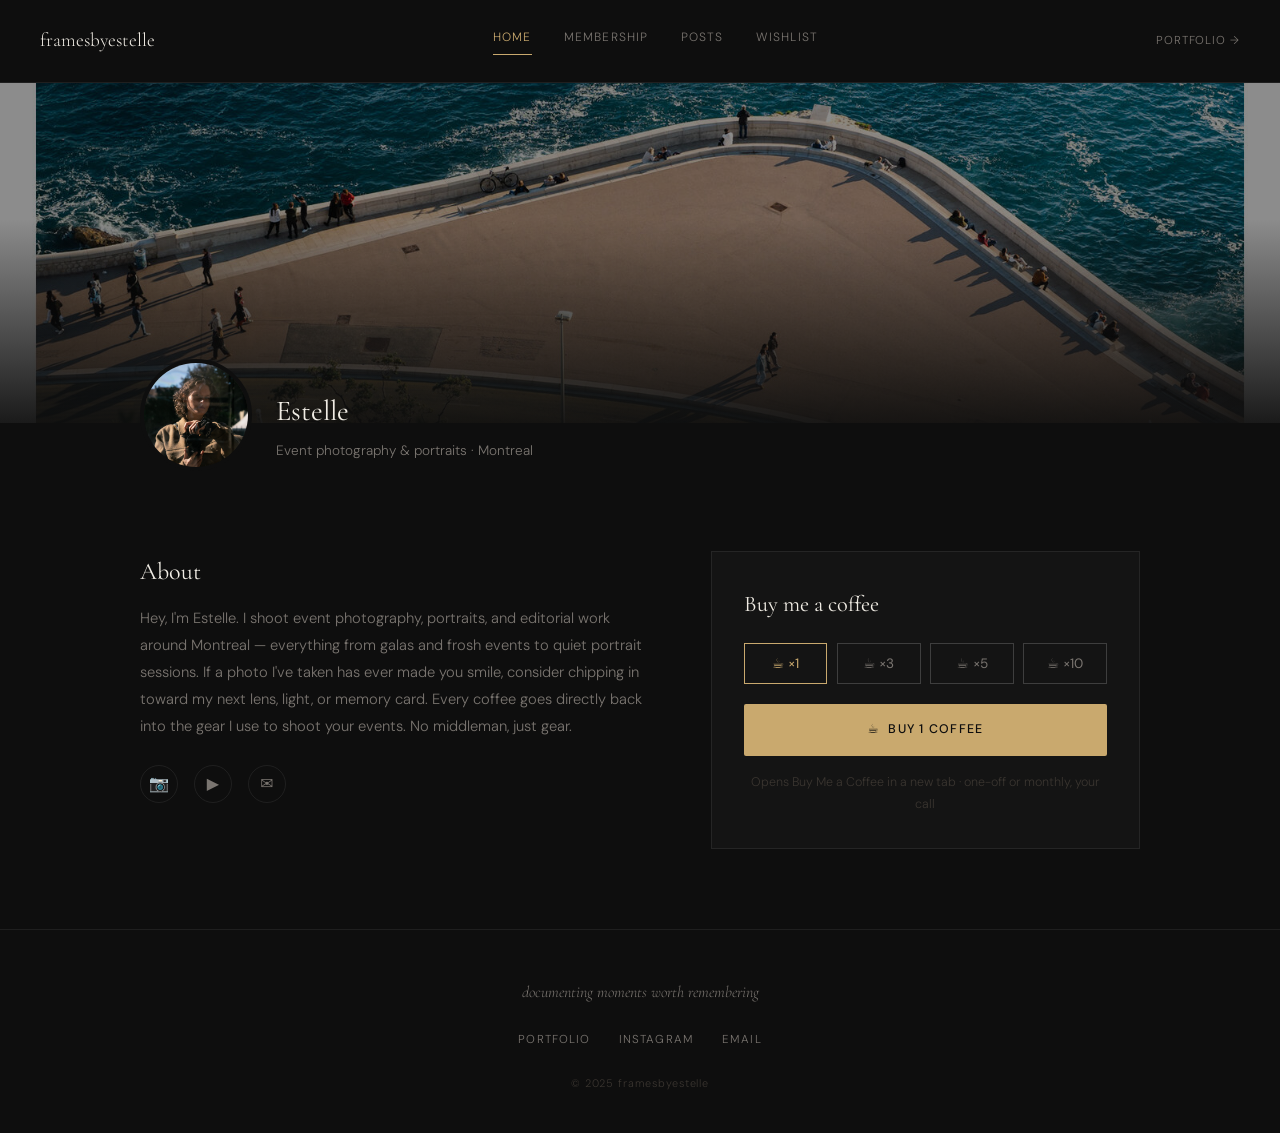
<file: index.html>
<!DOCTYPE html>
<html lang="en">
<head>
  <meta charset="UTF-8">
  <meta name="viewport" content="width=device-width, initial-scale=1.0">
  <title>Support — framesbyestelle</title>
  <meta name="description" content="Help framesbyestelle invest in new camera gear. Every coffee goes toward lenses, lighting, and equipment for better event photography.">
  <link rel="preconnect" href="https://fonts.googleapis.com">
  <link rel="preconnect" href="https://fonts.gstatic.com" crossorigin>
  <link href="https://fonts.googleapis.com/css2?family=Cormorant+Garamond:ital,wght@0,300;0,400;0,500;1,300;1,400&family=DM+Sans:opsz,wght@9..40,300;9..40,400;9..40,500&display=swap" rel="stylesheet">
  <link rel="stylesheet" href="css/style.css">
</head>
<body>

  <header class="topbar">
    <a href="index.html" class="topbar-logo">framesbyestelle</a>
    <nav class="topbar-tabs" aria-label="Support site navigation">
      <a href="index.html">Home</a>
      <a href="membership.html">Membership</a>
      <a href="posts.html">Posts</a>
      <a href="wishlist.html">Wishlist</a>
    </nav>
    <a href="https://framesbyestelle.netlify.app/" class="topbar-back">Portfolio &#8594;</a>
  </header>

  <main>

    <div class="banner">
      <img src="images/hero.jpg" alt="" loading="eager">
      <div class="banner-vignette" aria-hidden="true"></div>
    </div>

    <div class="profile-row">
      <img class="profile-avatar" src="images/profile.jpg" alt="Estelle Huy">
      <div class="profile-row-text">
        <h1 class="profile-name">Estelle</h1>
        <p class="profile-tagline">Event photography &amp; portraits &middot; Montreal</p>
      </div>
    </div>

    <section class="section" aria-label="Support Estelle">
      <div class="container">
        <div class="home-grid">

          <!-- About -->
          <div>
            <h2 class="about-card-title">About</h2>
            <p class="about-card-text">
              Hey, I'm Estelle. I shoot event photography, portraits, and editorial work around Montreal — everything
              from galas and frosh events to quiet portrait sessions. If a photo I've taken has ever made you smile,
              consider chipping in toward my next lens, light, or memory card. Every coffee goes directly back into
              the gear I use to shoot your events. No middleman, just gear.
            </p>
            <div class="about-socials" aria-label="Social links">
              <a href="https://www.instagram.com/framesbyestelle/" target="_blank" rel="noopener noreferrer" aria-label="Instagram">&#128247;</a>
              <a href="https://www.youtube.com/@framesbyestelle" target="_blank" rel="noopener noreferrer" aria-label="YouTube">&#9654;</a>
              <a href="mailto:framesbyestelle@gmail.com" aria-label="Email">&#9993;</a>
            </div>
          </div>

          <!-- Coffee widget -->
          <div class="coffee-card">
            <h2 class="coffee-card-title">Buy me a coffee</h2>
            <div class="coffee-picker" role="group" aria-label="Choose how many coffees">
              <button type="button" data-count="1" class="selected">&#9749; &times;1</button>
              <button type="button" data-count="3">&#9749; &times;3</button>
              <button type="button" data-count="5">&#9749; &times;5</button>
              <button type="button" data-count="10">&#9749; &times;10</button>
            </div>

            <!--
              TODO (Estelle): create your account at https://www.buymeacoffee.com and replace
              "framesbyestelle" below with your real page URL once it's live.
            -->
            <a class="btn-solid" data-bmc-link href="https://www.buymeacoffee.com/framesbyestelle" target="_blank" rel="noopener noreferrer">
              &#9749;&#65039;&nbsp; Buy 1 coffee
            </a>
            <p class="coffee-note">Opens Buy Me a Coffee in a new tab &middot; one-off or monthly, your call</p>
          </div>

        </div>
      </div>
    </section>

  </main>

  <footer class="footer">
    <p class="footer-tagline">documenting moments worth remembering</p>
    <nav class="footer-links" aria-label="Links">
      <a href="https://framesbyestelle.netlify.app/">Portfolio</a>
      <a href="https://www.instagram.com/framesbyestelle/" target="_blank" rel="noopener noreferrer">Instagram</a>
      <a href="mailto:framesbyestelle@gmail.com">Email</a>
    </nav>
    <p class="footer-copy">&copy; 2025 framesbyestelle</p>
  </footer>

  <script src="js/main.js"></script>
</body>
</html>
</file>
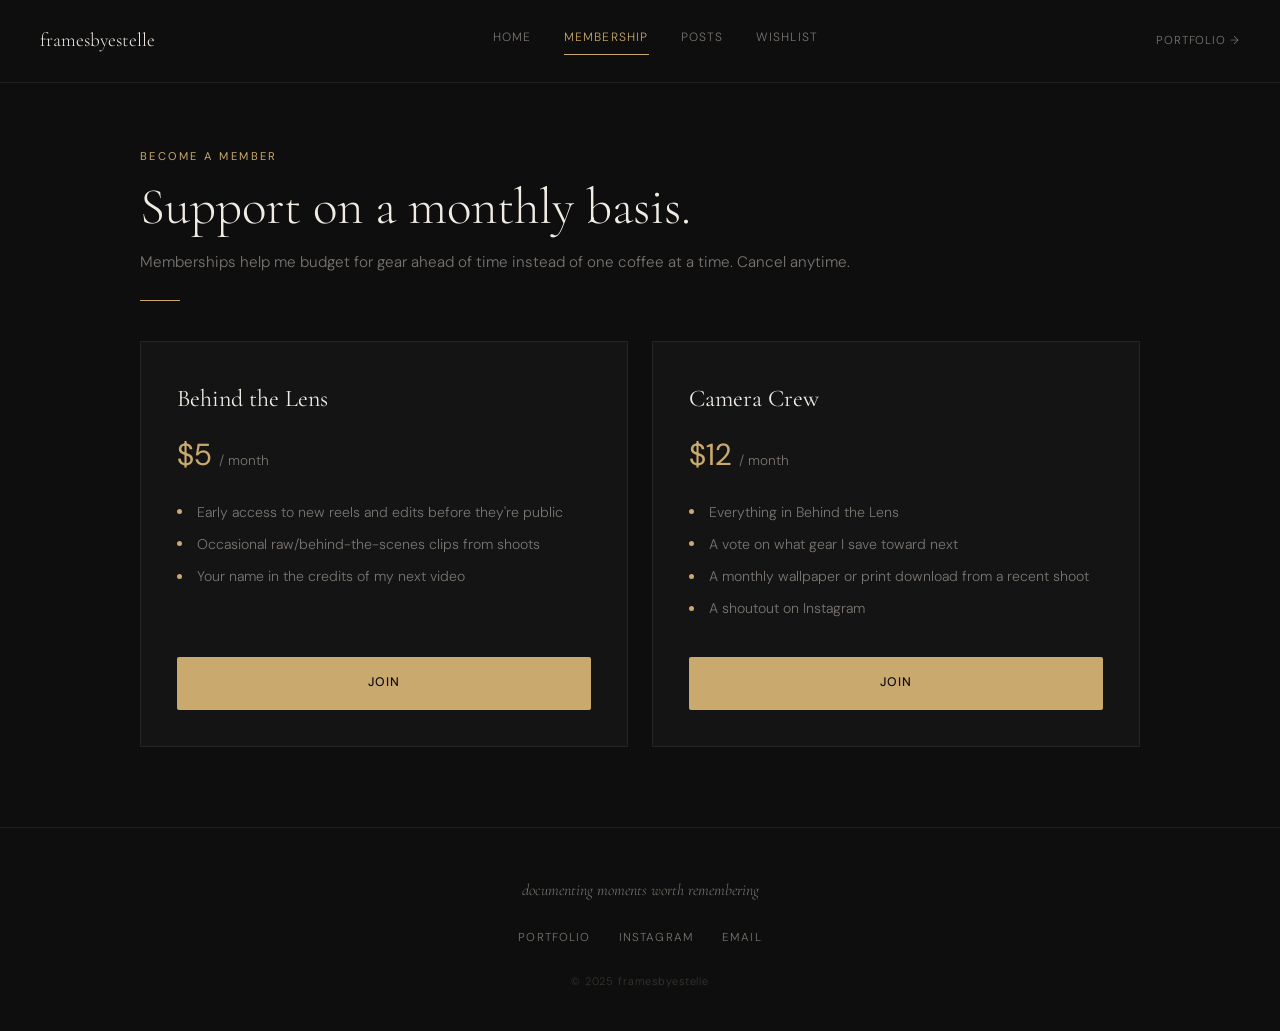
<file: membership.html>
<!DOCTYPE html>
<html lang="en">
<head>
  <meta charset="UTF-8">
  <meta name="viewport" content="width=device-width, initial-scale=1.0">
  <title>Membership — framesbyestelle</title>
  <meta name="description" content="Become a monthly supporter of framesbyestelle and help fund new camera gear.">
  <link rel="preconnect" href="https://fonts.googleapis.com">
  <link rel="preconnect" href="https://fonts.gstatic.com" crossorigin>
  <link href="https://fonts.googleapis.com/css2?family=Cormorant+Garamond:ital,wght@0,300;0,400;0,500;1,300;1,400&family=DM+Sans:opsz,wght@9..40,300;9..40,400;9..40,500&display=swap" rel="stylesheet">
  <link rel="stylesheet" href="css/style.css">
</head>
<body>

  <header class="topbar">
    <a href="index.html" class="topbar-logo">framesbyestelle</a>
    <nav class="topbar-tabs" aria-label="Support site navigation">
      <a href="index.html">Home</a>
      <a href="membership.html">Membership</a>
      <a href="posts.html">Posts</a>
      <a href="wishlist.html">Wishlist</a>
    </nav>
    <a href="https://framesbyestelle.netlify.app/" class="topbar-back">Portfolio &#8594;</a>
  </header>

  <main>
    <section class="section pt-top" aria-labelledby="membership-heading">
      <div class="container">
        <p class="section-label">Become a member</p>
        <h1 class="section-title" id="membership-heading">Support on a monthly basis.</h1>
        <p class="section-sub">
          Memberships help me budget for gear ahead of time instead of one coffee at a time. Cancel anytime.
        </p>
        <div class="divider" aria-hidden="true"></div>

        <!--
          TODO (Estelle): these are placeholder tiers — rename, reprice, and rewrite perks
          to match whatever you actually want to offer, then set up matching tiers on your
          Buy Me a Coffee page and swap the "Join" links below for the real membership URLs.
        -->
        <div class="tier-grid">

          <div class="tier-card">
            <h2 class="tier-name">Behind the Lens</h2>
            <p class="tier-price">$5 <span>/ month</span></p>
            <ul class="tier-perks">
              <li>Early access to new reels and edits before they're public</li>
              <li>Occasional raw/behind-the-scenes clips from shoots</li>
              <li>Your name in the credits of my next video</li>
            </ul>
            <a class="btn-solid" href="https://www.buymeacoffee.com/framesbyestelle/membership" target="_blank" rel="noopener noreferrer">Join</a>
          </div>

          <div class="tier-card">
            <h2 class="tier-name">Camera Crew</h2>
            <p class="tier-price">$12 <span>/ month</span></p>
            <ul class="tier-perks">
              <li>Everything in Behind the Lens</li>
              <li>A vote on what gear I save toward next</li>
              <li>A monthly wallpaper or print download from a recent shoot</li>
              <li>A shoutout on Instagram</li>
            </ul>
            <a class="btn-solid" href="https://www.buymeacoffee.com/framesbyestelle/membership" target="_blank" rel="noopener noreferrer">Join</a>
          </div>

        </div>
      </div>
    </section>
  </main>

  <footer class="footer">
    <p class="footer-tagline">documenting moments worth remembering</p>
    <nav class="footer-links" aria-label="Links">
      <a href="https://framesbyestelle.netlify.app/">Portfolio</a>
      <a href="https://www.instagram.com/framesbyestelle/" target="_blank" rel="noopener noreferrer">Instagram</a>
      <a href="mailto:framesbyestelle@gmail.com">Email</a>
    </nav>
    <p class="footer-copy">&copy; 2025 framesbyestelle</p>
  </footer>

  <script src="js/main.js"></script>
</body>
</html>
</file>
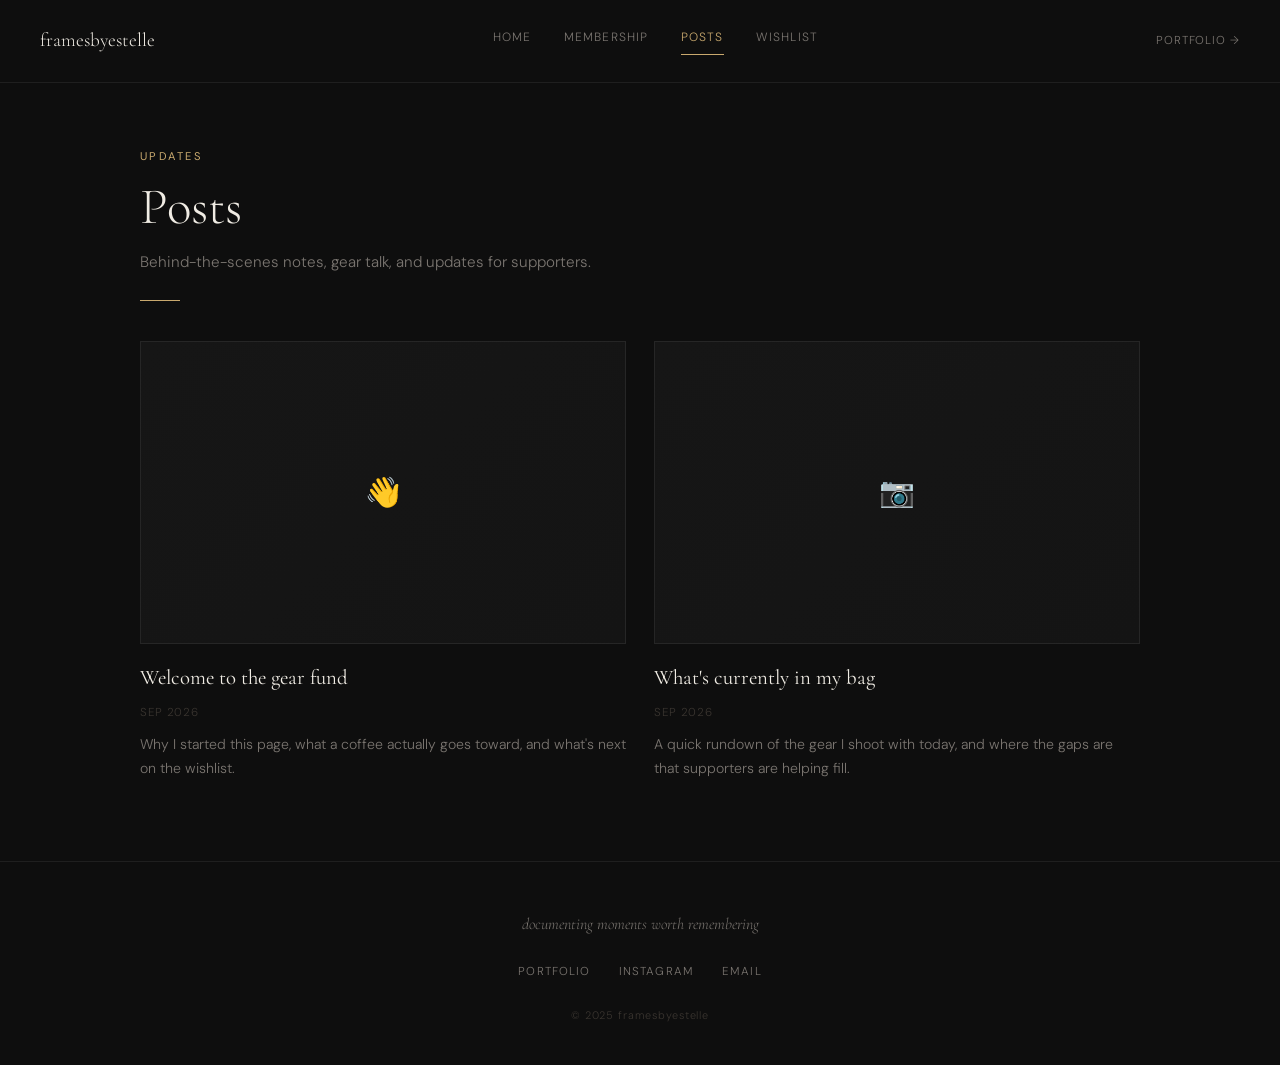
<file: posts.html>
<!DOCTYPE html>
<html lang="en">
<head>
  <meta charset="UTF-8">
  <meta name="viewport" content="width=device-width, initial-scale=1.0">
  <title>Posts — framesbyestelle</title>
  <meta name="description" content="Updates and behind-the-scenes posts from framesbyestelle.">
  <link rel="preconnect" href="https://fonts.googleapis.com">
  <link rel="preconnect" href="https://fonts.gstatic.com" crossorigin>
  <link href="https://fonts.googleapis.com/css2?family=Cormorant+Garamond:ital,wght@0,300;0,400;0,500;1,300;1,400&family=DM+Sans:opsz,wght@9..40,300;9..40,400;9..40,500&display=swap" rel="stylesheet">
  <link rel="stylesheet" href="css/style.css">
</head>
<body>

  <header class="topbar">
    <a href="index.html" class="topbar-logo">framesbyestelle</a>
    <nav class="topbar-tabs" aria-label="Support site navigation">
      <a href="index.html">Home</a>
      <a href="membership.html">Membership</a>
      <a href="posts.html">Posts</a>
      <a href="wishlist.html">Wishlist</a>
    </nav>
    <a href="https://framesbyestelle.netlify.app/" class="topbar-back">Portfolio &#8594;</a>
  </header>

  <main>
    <section class="section pt-top" aria-labelledby="posts-heading">
      <div class="container">
        <p class="section-label">Updates</p>
        <h1 class="section-title" id="posts-heading">Posts</h1>
        <p class="section-sub">Behind-the-scenes notes, gear talk, and updates for supporters.</p>
        <div class="divider" aria-hidden="true"></div>

        <!--
          TODO (Estelle): to add a new post, copy one of the <a class="post-card"> blocks
          below, change the heading/date/excerpt, and optionally point post-card-cover at
          a real image instead of the emoji placeholder.
        -->
        <div class="posts-grid">

          <a class="post-card" href="https://www.instagram.com/framesbyestelle/" target="_blank" rel="noopener noreferrer">
            <div class="post-card-cover" aria-hidden="true">&#128075;</div>
            <h2 class="post-card-title">Welcome to the gear fund</h2>
            <p class="post-card-meta">Sep 2026</p>
            <p class="post-card-excerpt">
              Why I started this page, what a coffee actually goes toward, and what's next on the wishlist.
            </p>
          </a>

          <a class="post-card" href="wishlist.html">
            <div class="post-card-cover" aria-hidden="true">&#128247;</div>
            <h2 class="post-card-title">What's currently in my bag</h2>
            <p class="post-card-meta">Sep 2026</p>
            <p class="post-card-excerpt">
              A quick rundown of the gear I shoot with today, and where the gaps are that supporters are helping fill.
            </p>
          </a>

        </div>
      </div>
    </section>
  </main>

  <footer class="footer">
    <p class="footer-tagline">documenting moments worth remembering</p>
    <nav class="footer-links" aria-label="Links">
      <a href="https://framesbyestelle.netlify.app/">Portfolio</a>
      <a href="https://www.instagram.com/framesbyestelle/" target="_blank" rel="noopener noreferrer">Instagram</a>
      <a href="mailto:framesbyestelle@gmail.com">Email</a>
    </nav>
    <p class="footer-copy">&copy; 2025 framesbyestelle</p>
  </footer>

  <script src="js/main.js"></script>
</body>
</html>
</file>
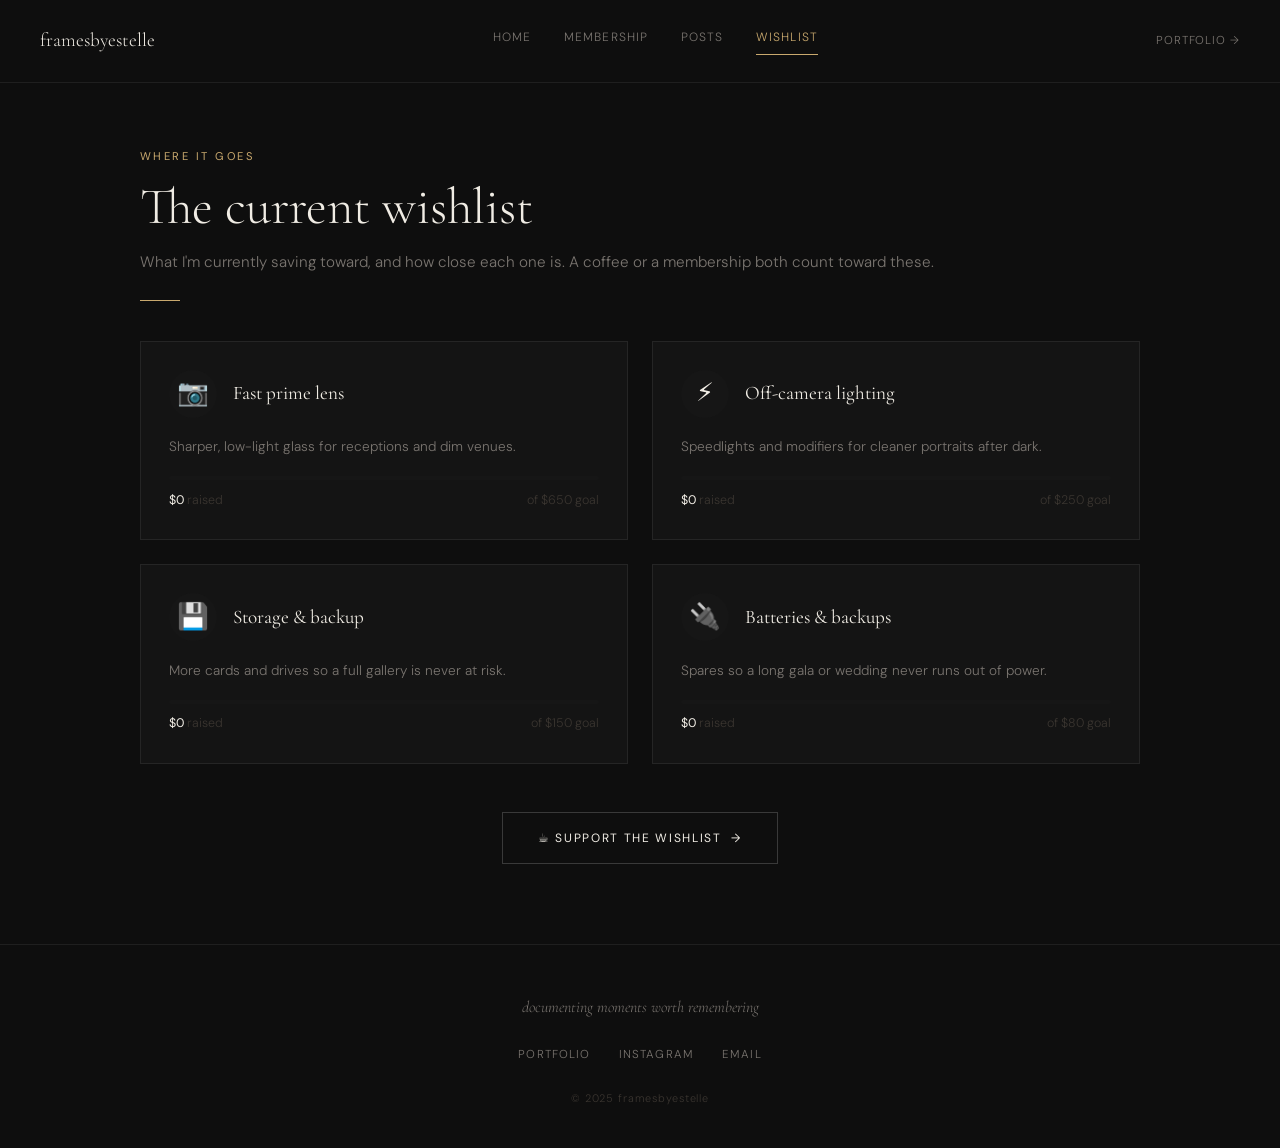
<file: wishlist.html>
<!DOCTYPE html>
<html lang="en">
<head>
  <meta charset="UTF-8">
  <meta name="viewport" content="width=device-width, initial-scale=1.0">
  <title>Wishlist — framesbyestelle</title>
  <meta name="description" content="The camera gear framesbyestelle is currently saving toward, and how close each item is to being funded.">
  <link rel="preconnect" href="https://fonts.googleapis.com">
  <link rel="preconnect" href="https://fonts.gstatic.com" crossorigin>
  <link href="https://fonts.googleapis.com/css2?family=Cormorant+Garamond:ital,wght@0,300;0,400;0,500;1,300;1,400&family=DM+Sans:opsz,wght@9..40,300;9..40,400;9..40,500&display=swap" rel="stylesheet">
  <link rel="stylesheet" href="css/style.css">
</head>
<body>

  <header class="topbar">
    <a href="index.html" class="topbar-logo">framesbyestelle</a>
    <nav class="topbar-tabs" aria-label="Support site navigation">
      <a href="index.html">Home</a>
      <a href="membership.html">Membership</a>
      <a href="posts.html">Posts</a>
      <a href="wishlist.html">Wishlist</a>
    </nav>
    <a href="https://framesbyestelle.netlify.app/" class="topbar-back">Portfolio &#8594;</a>
  </header>

  <main>
    <section class="section pt-top" aria-labelledby="wishlist-heading">
      <div class="container">
        <p class="section-label">Where it goes</p>
        <h1 class="section-title" id="wishlist-heading">The current wishlist</h1>
        <p class="section-sub">
          What I'm currently saving toward, and how close each one is. A coffee or a membership both count toward these.
        </p>
        <div class="divider" aria-hidden="true"></div>

        <!--
          TODO (Estelle): these goal amounts and "raised so far" numbers are placeholders —
          there's no backend tracking real donations, so update the wishlist-bar-fill width
          (as a %) and the dollar amounts by hand as you actually save up for each item.
        -->
        <div class="wishlist-grid">

          <div class="wishlist-card">
            <div class="wishlist-card-top">
              <span class="wishlist-card-icon" aria-hidden="true">&#128247;</span>
              <h2 class="wishlist-card-name">Fast prime lens</h2>
            </div>
            <p class="wishlist-card-text">Sharper, low-light glass for receptions and dim venues.</p>
            <div class="wishlist-bar"><div class="wishlist-bar-fill" style="width: 0%;"></div></div>
            <div class="wishlist-card-funding"><span><strong>$0</strong> raised</span><span>of $650 goal</span></div>
          </div>

          <div class="wishlist-card">
            <div class="wishlist-card-top">
              <span class="wishlist-card-icon" aria-hidden="true">&#9889;</span>
              <h2 class="wishlist-card-name">Off-camera lighting</h2>
            </div>
            <p class="wishlist-card-text">Speedlights and modifiers for cleaner portraits after dark.</p>
            <div class="wishlist-bar"><div class="wishlist-bar-fill" style="width: 0%;"></div></div>
            <div class="wishlist-card-funding"><span><strong>$0</strong> raised</span><span>of $250 goal</span></div>
          </div>

          <div class="wishlist-card">
            <div class="wishlist-card-top">
              <span class="wishlist-card-icon" aria-hidden="true">&#128190;</span>
              <h2 class="wishlist-card-name">Storage &amp; backup</h2>
            </div>
            <p class="wishlist-card-text">More cards and drives so a full gallery is never at risk.</p>
            <div class="wishlist-bar"><div class="wishlist-bar-fill" style="width: 0%;"></div></div>
            <div class="wishlist-card-funding"><span><strong>$0</strong> raised</span><span>of $150 goal</span></div>
          </div>

          <div class="wishlist-card">
            <div class="wishlist-card-top">
              <span class="wishlist-card-icon" aria-hidden="true">&#128268;</span>
              <h2 class="wishlist-card-name">Batteries &amp; backups</h2>
            </div>
            <p class="wishlist-card-text">Spares so a long gala or wedding never runs out of power.</p>
            <div class="wishlist-bar"><div class="wishlist-bar-fill" style="width: 0%;"></div></div>
            <div class="wishlist-card-funding"><span><strong>$0</strong> raised</span><span>of $80 goal</span></div>
          </div>

        </div>

        <div style="text-align: center; margin-top: 3rem;">
          <a href="index.html" class="btn"><span>&#9749; Support the wishlist &nbsp;&#8594;</span></a>
        </div>
      </div>
    </section>
  </main>

  <footer class="footer">
    <p class="footer-tagline">documenting moments worth remembering</p>
    <nav class="footer-links" aria-label="Links">
      <a href="https://framesbyestelle.netlify.app/">Portfolio</a>
      <a href="https://www.instagram.com/framesbyestelle/" target="_blank" rel="noopener noreferrer">Instagram</a>
      <a href="mailto:framesbyestelle@gmail.com">Email</a>
    </nav>
    <p class="footer-copy">&copy; 2025 framesbyestelle</p>
  </footer>

  <script src="js/main.js"></script>
</body>
</html>
</file>
<file: css/style.css>
/* ==========================================================
   framesbyestelle — Support site stylesheet
   (standalone, mirrors the visual language of the main portfolio)
   ========================================================== */

:root {
  --bg:            #0e0e0e;
  --bg-elevated:   #161616;
  --bg-card:       #141414;
  --text:          #f0ece4;
  --text-muted:    #7a7570;
  --text-dim:      #3a3530;
  --accent:        #c9a96e;
  --accent-hover:  #d9bc88;
  --border:        rgba(255,255,255,0.07);
  --border-hover:  rgba(255,255,255,0.18);
  --font-display:  'Cormorant Garamond', Georgia, serif;
  --font-body:     'DM Sans', system-ui, sans-serif;
  --transition:    0.3s cubic-bezier(0.25, 0.46, 0.45, 0.94);
  --max-w:         1080px;
  --gutter:        clamp(1.25rem, 4vw, 2.5rem);
}

*, *::before, *::after { box-sizing: border-box; margin: 0; padding: 0; }
html { scroll-behavior: smooth; }
body {
  background-color: var(--bg);
  color: var(--text);
  font-family: var(--font-body);
  font-weight: 300;
  font-size: 1rem;
  line-height: 1.75;
  -webkit-font-smoothing: antialiased;
}
a { color: inherit; text-decoration: none; transition: color var(--transition); }
ul { list-style: none; }
img { display: block; max-width: 100%; height: auto; }

/* ==========================================================
   TOPBAR
   ========================================================== */
.topbar {
  display: flex;
  align-items: center;
  justify-content: space-between;
  gap: 1.5rem;
  padding: 1.5rem var(--gutter);
  border-bottom: 1px solid var(--border);
  flex-wrap: wrap;
}
.topbar-logo {
  font-family: var(--font-display);
  font-size: 1.2rem;
  color: var(--text);
  flex-shrink: 0;
}
.topbar-logo:hover { color: var(--accent); }

.topbar-tabs {
  display: flex;
  align-items: center;
  gap: 2rem;
  margin: 0 auto;
}
.topbar-tabs a {
  font-size: 0.75rem;
  letter-spacing: 0.1em;
  text-transform: uppercase;
  color: var(--text-muted);
  padding-bottom: 0.35rem;
  border-bottom: 1px solid transparent;
}
.topbar-tabs a:hover { color: var(--text); }
.topbar-tabs a.active { color: var(--accent); border-color: var(--accent); }

.topbar-back {
  font-size: 0.72rem;
  letter-spacing: 0.08em;
  text-transform: uppercase;
  color: var(--text-muted);
  flex-shrink: 0;
}
.topbar-back:hover { color: var(--accent); }

/* ==========================================================
   LAYOUT
   ========================================================== */
.container {
  max-width: var(--max-w);
  margin: 0 auto;
  padding: 0 var(--gutter);
}
.section { padding: clamp(3rem, 8vw, 5rem) 0; }
.pt-top { padding-top: clamp(2.5rem, 6vw, 4rem); }
.section-label {
  font-size: 0.7rem;
  letter-spacing: 0.22em;
  text-transform: uppercase;
  color: var(--accent);
  font-weight: 400;
  margin-bottom: 0.75rem;
}
.section-title {
  font-family: var(--font-display);
  font-size: clamp(2rem, 4vw, 3.2rem);
  font-weight: 300;
  line-height: 1.15;
  color: var(--text);
}
.section-sub {
  margin-top: 0.75rem;
  font-size: 0.95rem;
  color: var(--text-muted);
}
.divider {
  width: 40px;
  height: 1px;
  background: var(--accent);
  margin: 1.5rem 0;
}

/* ==========================================================
   BUTTON
   ========================================================== */
.btn {
  display: inline-flex;
  align-items: center;
  gap: 0.5rem;
  padding: 0.9rem 2.2rem;
  font-size: 0.75rem;
  font-weight: 400;
  letter-spacing: 0.14em;
  text-transform: uppercase;
  border: 1px solid var(--border-hover);
  color: var(--text);
  transition: all var(--transition);
  cursor: pointer;
  font-family: var(--font-body);
  background: none;
}
.btn:hover { border-color: var(--accent); background: var(--accent); color: var(--bg); }

.btn-solid {
  display: inline-flex;
  align-items: center;
  justify-content: center;
  gap: 0.5rem;
  width: 100%;
  padding: 0.95rem 1.5rem;
  background: var(--accent);
  color: var(--bg);
  font-family: var(--font-body);
  font-size: 0.78rem;
  font-weight: 500;
  letter-spacing: 0.1em;
  text-transform: uppercase;
  border: none;
  border-radius: 2px;
  cursor: pointer;
  transition: background var(--transition), transform var(--transition);
}
.btn-solid:hover { background: var(--accent-hover); transform: translateY(-2px); }

/* ==========================================================
   HERO / BANNER
   ========================================================== */
.banner {
  position: relative;
  height: clamp(220px, 32vw, 340px);
  overflow: hidden;
}
.banner img {
  width: 100%;
  height: 100%;
  object-fit: cover;
  filter: brightness(0.55);
}
.banner-vignette {
  position: absolute;
  inset: 0;
  background: linear-gradient(to bottom, rgba(14,14,14,0) 40%, rgba(14,14,14,0.9) 100%);
}

.profile-row {
  display: flex;
  align-items: flex-end;
  gap: 1.5rem;
  margin-top: -64px;
  padding: 0 var(--gutter);
  max-width: var(--max-w);
  margin-left: auto;
  margin-right: auto;
  position: relative;
  z-index: 1;
}
.profile-avatar {
  width: 112px;
  height: 112px;
  border-radius: 50%;
  object-fit: cover;
  border: 4px solid var(--bg);
  background: var(--bg-elevated);
  flex-shrink: 0;
}
.profile-row-text { padding-bottom: 0.5rem; }
.profile-name {
  font-family: var(--font-display);
  font-size: 1.8rem;
  font-weight: 400;
}
.profile-tagline {
  font-size: 0.85rem;
  color: var(--text-muted);
  margin-top: 0.15rem;
}

/* ==========================================================
   HOME — ABOUT + COFFEE WIDGET
   ========================================================== */
.home-grid {
  display: grid;
  grid-template-columns: 1.2fr 1fr;
  gap: clamp(2rem, 5vw, 3.5rem);
  align-items: start;
}
.about-card-title {
  font-family: var(--font-display);
  font-size: 1.5rem;
  font-weight: 400;
  margin-bottom: 0.75rem;
}
.about-card-text {
  font-size: 0.92rem;
  color: var(--text-muted);
  line-height: 1.85;
  margin-bottom: 1.5rem;
}
.about-socials {
  display: flex;
  gap: 1rem;
}
.about-socials a {
  width: 38px;
  height: 38px;
  display: flex;
  align-items: center;
  justify-content: center;
  border: 1px solid var(--border);
  border-radius: 50%;
  font-size: 1rem;
  color: var(--text-muted);
}
.about-socials a:hover { border-color: var(--accent); color: var(--accent); }

.coffee-card {
  background: var(--bg-card);
  border: 1px solid var(--border);
  padding: 2rem;
}
.coffee-card-title {
  font-family: var(--font-display);
  font-size: 1.4rem;
  font-weight: 400;
  margin-bottom: 1.25rem;
}
.coffee-picker {
  display: flex;
  gap: 0.6rem;
  margin-bottom: 1.25rem;
}
.coffee-picker button {
  flex: 1;
  padding: 0.7rem 0;
  background: transparent;
  border: 1px solid var(--border-hover);
  color: var(--text-muted);
  font-family: var(--font-body);
  font-size: 0.85rem;
  cursor: pointer;
  transition: all var(--transition);
}
.coffee-picker button.selected,
.coffee-picker button:hover { border-color: var(--accent); color: var(--accent); }
.coffee-note {
  font-size: 0.78rem;
  color: var(--text-dim);
  margin-top: 1rem;
  text-align: center;
}

/* ==========================================================
   MEMBERSHIP
   ========================================================== */
.tier-grid {
  display: grid;
  grid-template-columns: repeat(2, 1fr);
  gap: 1.5rem;
  margin-top: 2.5rem;
}
.tier-card {
  background: var(--bg-card);
  border: 1px solid var(--border);
  padding: 2.25rem;
  display: flex;
  flex-direction: column;
  transition: border-color var(--transition);
}
.tier-card:hover { border-color: var(--border-hover); }
.tier-name {
  font-family: var(--font-display);
  font-size: 1.5rem;
  font-weight: 400;
}
.tier-price {
  font-size: 1.9rem;
  color: var(--accent);
  margin: 0.5rem 0 1.25rem;
  font-weight: 400;
}
.tier-price span {
  font-size: 0.85rem;
  color: var(--text-muted);
  font-weight: 300;
}
.tier-perks {
  flex: 1;
  margin-bottom: 1.75rem;
}
.tier-perks li {
  position: relative;
  padding-left: 1.25rem;
  font-size: 0.88rem;
  color: var(--text-muted);
  margin-bottom: 0.6rem;
  line-height: 1.6;
}
.tier-perks li::before {
  content: '';
  position: absolute;
  left: 0;
  top: 0.6em;
  width: 5px;
  height: 5px;
  background: var(--accent);
  border-radius: 50%;
}

/* ==========================================================
   POSTS
   ========================================================== */
.posts-grid {
  display: grid;
  grid-template-columns: repeat(2, 1fr);
  gap: 1.75rem;
  margin-top: 2.5rem;
}
.post-card { display: block; }
.post-card-cover {
  aspect-ratio: 16/10;
  background: linear-gradient(135deg, var(--bg-elevated), var(--bg-card));
  border: 1px solid var(--border);
  display: flex;
  align-items: center;
  justify-content: center;
  font-size: 1.8rem;
  margin-bottom: 1rem;
  transition: border-color var(--transition);
}
.post-card:hover .post-card-cover { border-color: var(--accent); }
.post-card-title {
  font-family: var(--font-display);
  font-size: 1.3rem;
  font-weight: 400;
  margin-bottom: 0.4rem;
}
.post-card-meta {
  font-size: 0.72rem;
  letter-spacing: 0.06em;
  text-transform: uppercase;
  color: var(--text-dim);
}
.post-card-excerpt {
  font-size: 0.88rem;
  color: var(--text-muted);
  margin-top: 0.6rem;
  line-height: 1.7;
}

/* ==========================================================
   WISHLIST
   ========================================================== */
.wishlist-grid {
  display: grid;
  grid-template-columns: repeat(2, 1fr);
  gap: 1.5rem;
  margin-top: 2.5rem;
}
.wishlist-card {
  background: var(--bg-card);
  border: 1px solid var(--border);
  padding: 1.75rem;
}
.wishlist-card-top {
  display: flex;
  align-items: center;
  gap: 1rem;
  margin-bottom: 1.1rem;
}
.wishlist-card-icon {
  font-size: 1.6rem;
  width: 3rem;
  height: 3rem;
  display: flex;
  align-items: center;
  justify-content: center;
  background: var(--bg-elevated);
  border-radius: 50%;
  flex-shrink: 0;
}
.wishlist-card-name {
  font-family: var(--font-display);
  font-size: 1.2rem;
  font-weight: 400;
}
.wishlist-card-text {
  font-size: 0.85rem;
  color: var(--text-muted);
  line-height: 1.7;
  margin-bottom: 1.1rem;
}
.wishlist-bar {
  height: 4px;
  background: var(--bg-elevated);
  border-radius: 2px;
  overflow: hidden;
  margin-bottom: 0.6rem;
}
.wishlist-bar-fill {
  height: 100%;
  background: var(--accent);
  border-radius: 2px;
}
.wishlist-card-funding {
  display: flex;
  justify-content: space-between;
  font-size: 0.78rem;
  color: var(--text-dim);
}
.wishlist-card-funding strong { color: var(--text); font-weight: 400; }

/* ==========================================================
   FOOTER
   ========================================================== */
.footer {
  padding: 3rem var(--gutter) 2.5rem;
  border-top: 1px solid var(--border);
  text-align: center;
}
.footer-tagline {
  font-family: var(--font-display);
  font-size: 1rem;
  font-style: italic;
  color: var(--text-muted);
  margin-bottom: 1.5rem;
}
.footer-links {
  display: flex;
  justify-content: center;
  gap: 1.75rem;
  flex-wrap: wrap;
  margin-bottom: 1.5rem;
}
.footer-links a {
  font-size: 0.72rem;
  letter-spacing: 0.1em;
  text-transform: uppercase;
  color: var(--text-muted);
}
.footer-links a:hover { color: var(--accent); }
.footer-copy {
  font-size: 0.68rem;
  letter-spacing: 0.08em;
  color: var(--text-dim);
}

/* ==========================================================
   RESPONSIVE
   ========================================================== */
@media (max-width: 860px) {
  .home-grid { grid-template-columns: 1fr; }
  .tier-grid { grid-template-columns: 1fr; }
  .posts-grid { grid-template-columns: 1fr; }
  .wishlist-grid { grid-template-columns: 1fr; }
}
@media (max-width: 640px) {
  .topbar { justify-content: center; text-align: center; }
  .topbar-tabs { order: 3; width: 100%; justify-content: center; gap: 1.25rem; flex-wrap: wrap; }
  .profile-row { flex-direction: column; align-items: flex-start; gap: 1rem; }
  .profile-avatar { width: 88px; height: 88px; }
}
</file>
